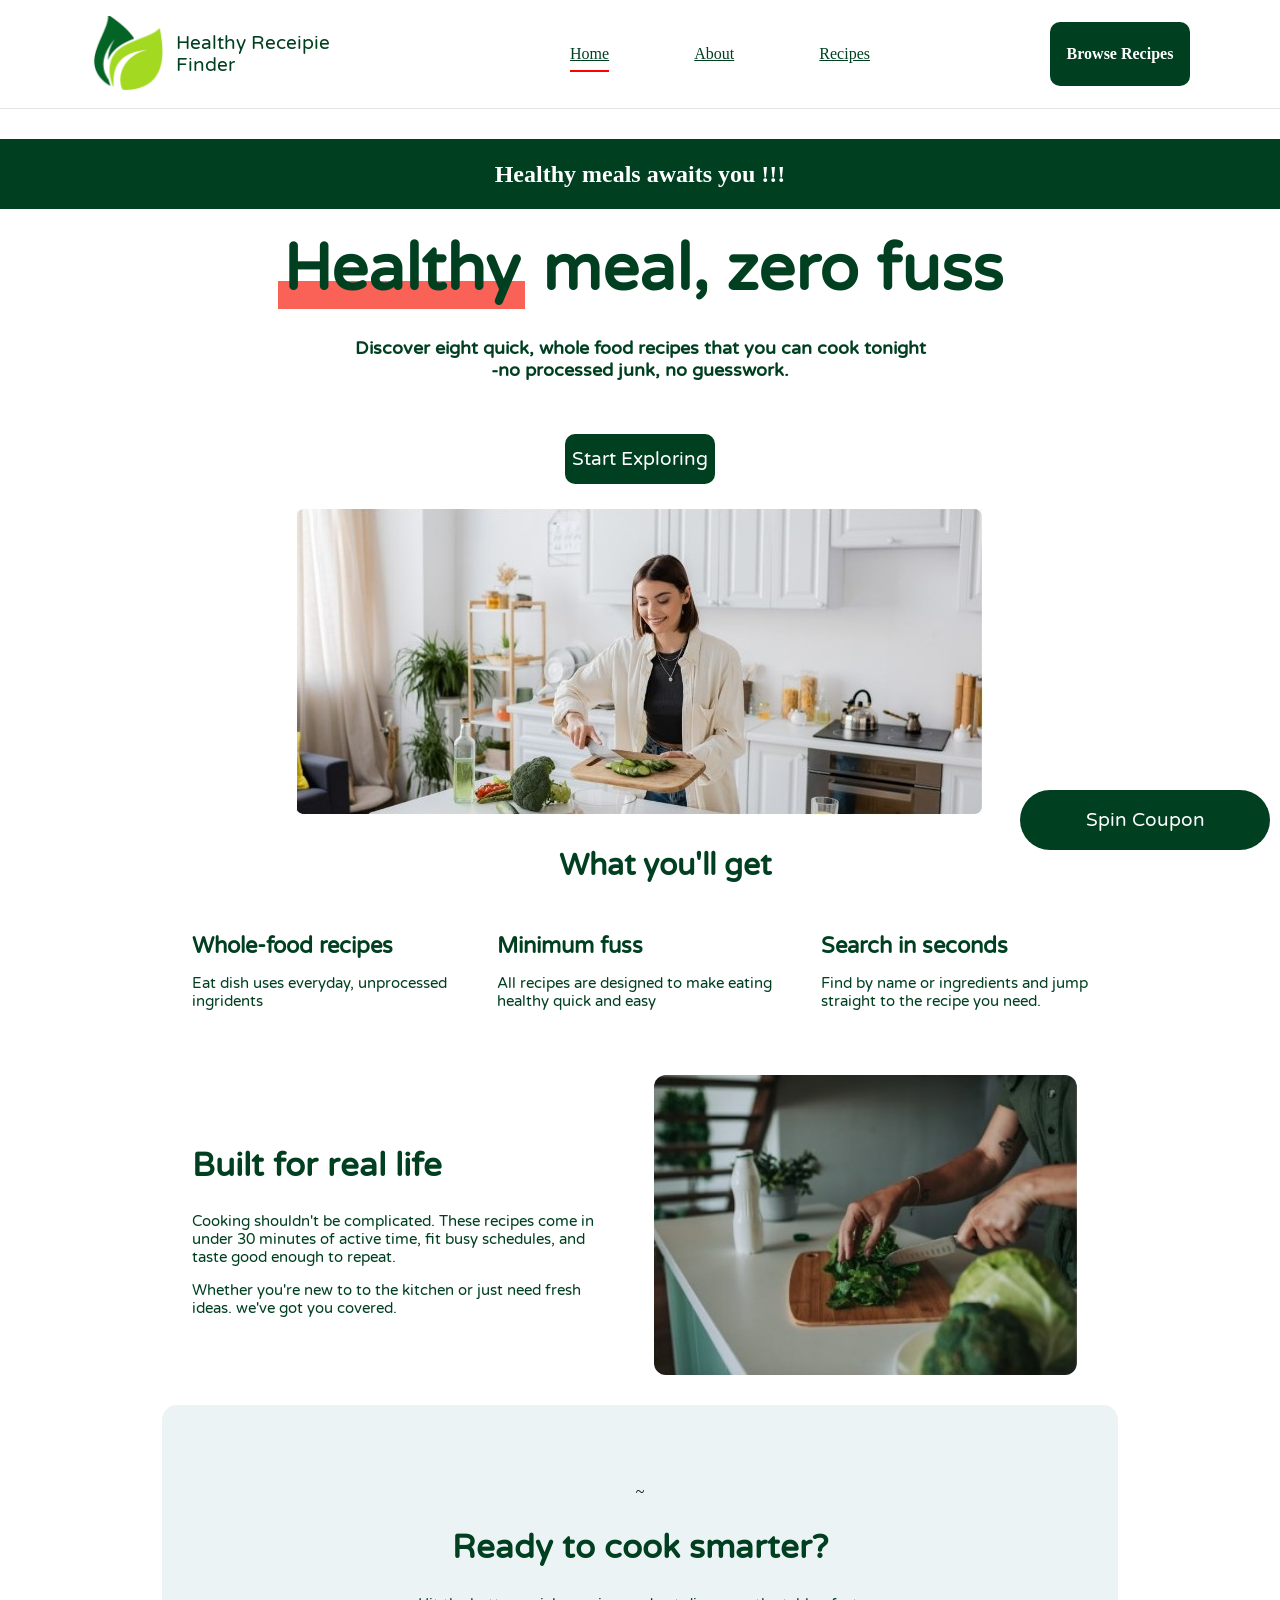
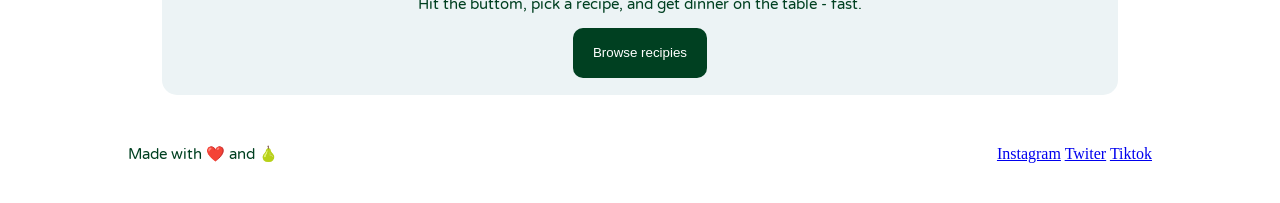
<file: index.html>
<!DOCTYPE html>
<html lang="en">

<head>
    <meta charset="UTF-8">
    <meta name="viewport" content="width=device-width, initial-scale=1.0">
    <title>Healthy Receipie</title>
    <meta name="descritpion" content="Your one stop 
    shop to finding the best healthy recipe for 
    maximum health and productivity" />
    <link rel="stylesheet" href="styles.css">

    <link rel="preconnect" href="https://fonts.googleapis.com">
    <link rel="preconnect" href="https://fonts.gstatic.com" crossorigin>
    <link
        href="https://fonts.googleapis.com/css2?family=Nunito:ital,wght@0,200..1000;1,200..1000&family=Varela+Round&display=swap"
        rel="stylesheet">
    <link rel="stylesheet"
        href="https://fonts.googleapis.com/css2?family=Material+Symbols+Outlined:opsz,wght,FILL,GRAD@20..48,100..700,0..1,-50..200&icon_names=menu"/>
</head>

<body>
    <div class="header-container">
    <header>
        <div class="logo">
            <img src="./images/leaf logo.png" alt="">

            <h3>
                Healthy Receipie Finder
            </h3>
        </div>
        <nav>
            <ul>
                <li>
                     <a href="index.html" class="active">Home</a>
                     </li>
              

                <a href="index.html#about">
                    <li>About</li>
                </a>

                <a href="recipes.html">
                    <li>Recipes</li>
                </a>
            </ul>
        </nav>
        <div class="button">
            <h4>
                Browse Recipes
            </h4>



        </div>

        <span class="material-symbols-outlined menu">
            menu
        </span>

        
    </header>

  
    </div>

    <div class="spin-coupon-box">
        <h3>
            Spin Coupon
        </h3>
    </div>

    <div class="important-message">
        <h2>
            Healthy meals awaits you !!! 
        </h2>
    </div>

    <!-- <div class="box1"></div>
    <div class="box2">
        <div class="child-box one"></div>
        <div class="child-box two"></div>
        <div class="child-box three"></div>
    </div>
    <div class="box3"></div> -->

    <div class="headline-message">
        <h1><span
        class="heading-highlight">Healthy</span> meal, zero fuss
        </h1>
      
    </div>

    <div class="order">
          <h2 class="other"> Discover eight quick, whole food recipes that you can cook tonight<br>
            -no processed junk, no guesswork.
        </h2>
    </div>

    <div class="button-inside">
    <div class="button-container">
        <h3>Start Exploring</h3>
    </div>
    </div>

    <div class="kitchen-hero">
        <img src="./images/kitchen hero.jpg" alt="">
    </div>

    <div class="another-message">
        <h2 class="message">
            What you'll get
        </h2>
    </div>

    <div class="benefits-container">
     <div class="benefit">
        <h2>Whole-food recipes</h2>
        <p>Eat dish uses everyday, unprocessed <br> ingridents </p>
    </div>

    <div class="benefit">
        <h2>Minimum fuss</h2>
        <p>All recipes are designed to make eating <br> healthy quick and easy</p>
    </div>

    <div class="benefit">
        <h2>Search in seconds</h2>
        <p>Find by name or ingredients and jump <br> straight to the recipe you need.</p>
    </div>
    </div>

    <div class="real-life">
        <div class="real-life-text">
            <h2>
                Built for real life
            </h2>
            <p>
                Cooking shouldn't be complicated. These recipes come in <br>
                under 30 minutes of active time, fit busy schedules, and <br>
                taste good enough to repeat. <br>
            </p>

            <p>
                Whether you're new to to the kitchen or just need fresh <br>
                ideas. we've got you covered.
            </p>
        </div>
        <div class="real-life-image">
            <img src="./images/vegetable.png"alt="">
        </div>
    </div>

    <div class="cook-section">
        <div class="left-decoration">
            ~
        </div>
        <div class="cook-content">
            <h2> Ready to cook smarter?
            </h2>
            <p>Hit the buttom, pick a recipe, and get dinner on the table - fast.</p>
            <button>Browse recipies</button>
        </div>
        
    </div>

        <!-- <div class="random"></div>-->

    <footer class="main-footer"> 
    
        <p>Made with ❤️ and 🍐</p>

        <div class="social-links">
        <a href="#">Instagram</a>
        <a href="#">Twiter</a>
        <a href="#">Tiktok</a>
    </div>
    </footer>

    

</body>

</html>
</file>
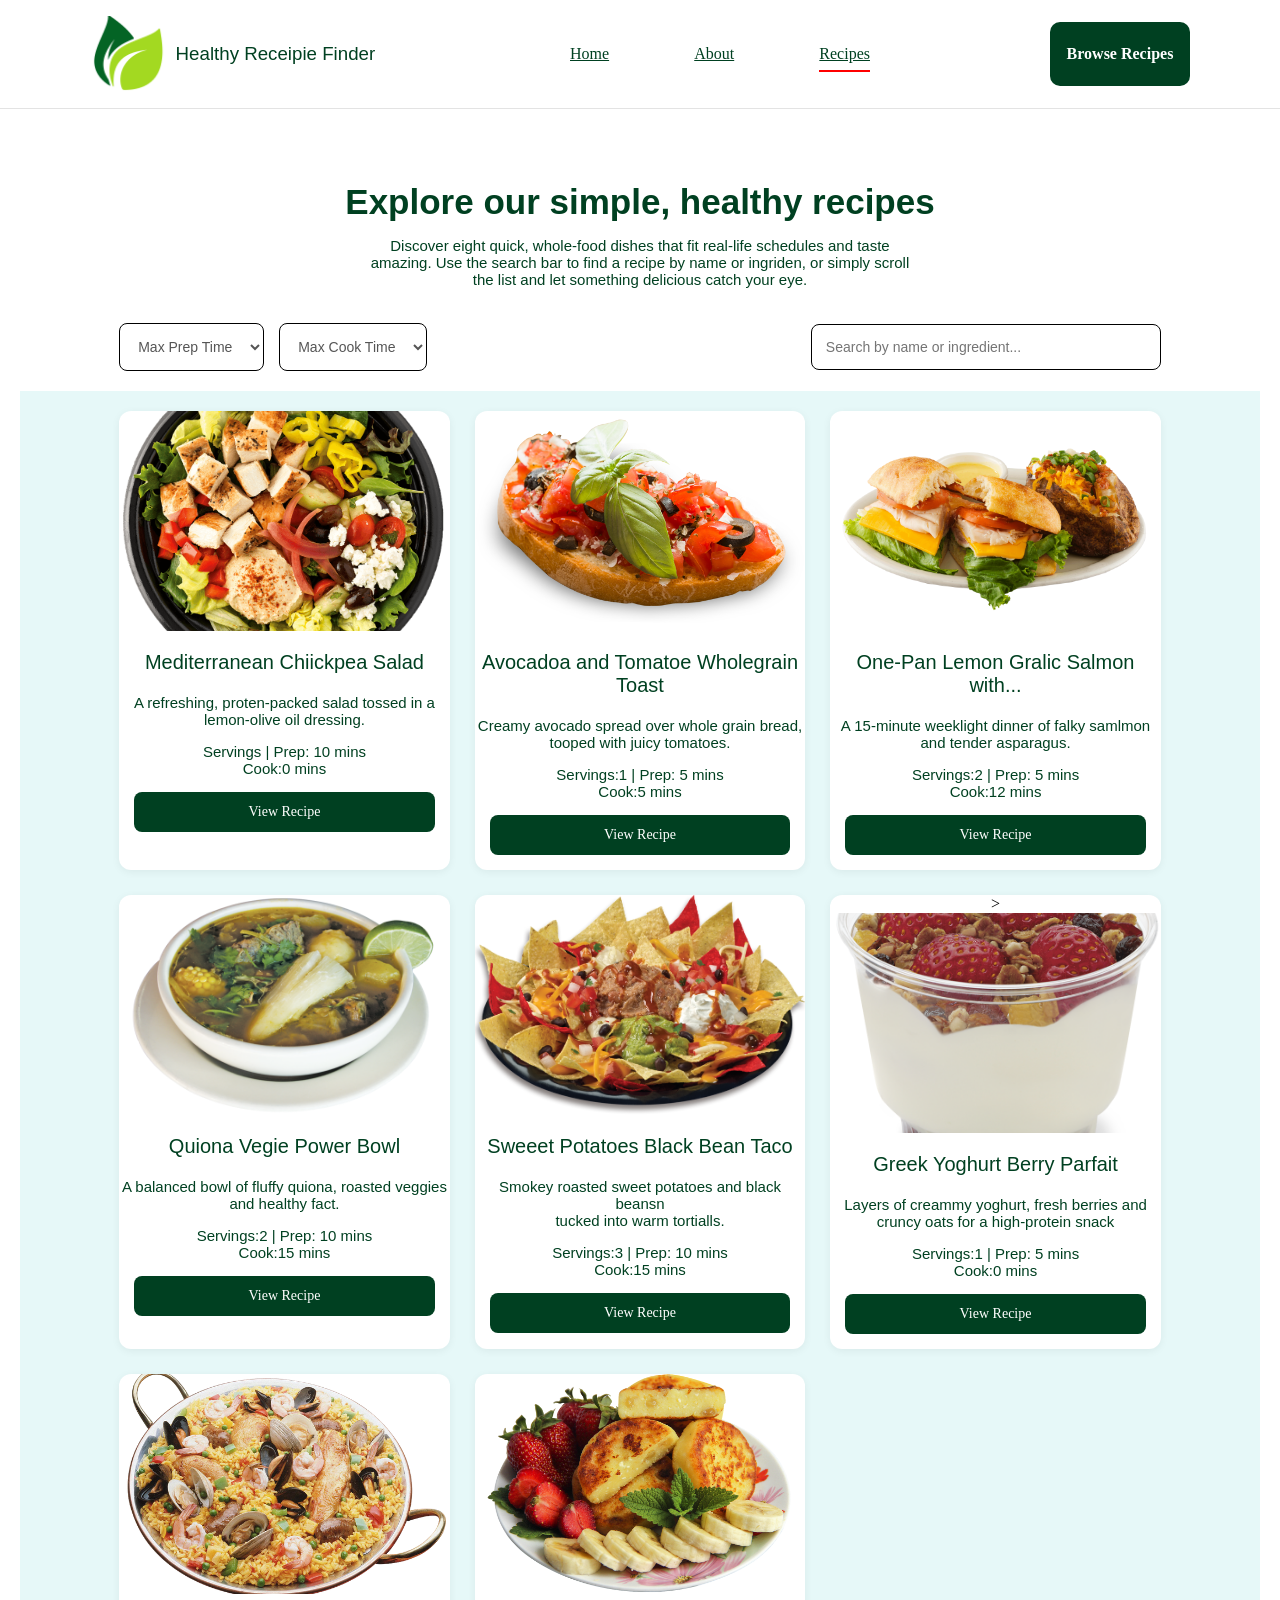
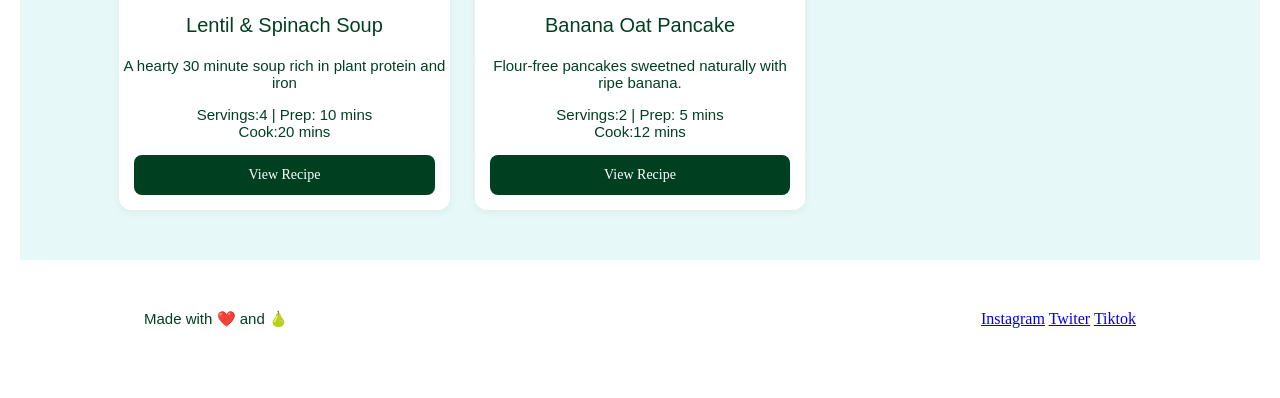
<file: recipes.html>
<!DOCTYPE html>
<html lang="en">
<head>
    <meta charset="UTF-8">
    <meta name="viewport" content="width=device-width, initial-scale=1.0">
    <title>Healthy Recipe Finder</title>
    <link rel="stylesheet" href="styles.css">
</head>
<body>
        <div class="header-container">
    <header>
        <div class="logo">
            <img src="./images/leaf logo.png" alt="">

            <h3>
                Healthy Receipie Finder
            </h3>
        </div>
        <nav>
            <ul>
                <li>
                    <a
                 href="index.html">Home</a>
                </li>

                <li>
                <a
                href="index.html#about"> About</a>
                </li>

                <li>
                    <a href="recipes.html"
                class="active">Recipes</a>
                   </li>
            </ul>
        </nav>
        <div class="button">
            <h4>
                Browse Recipes
            </h4>



        </div>
    </header>
    </div>


     <div class="recipes-heading">
        <h1>Explore our simple, healthy recipes</h1>
         <p>
            Discover eight quick, whole-food dishes that fit real-life schedules and taste<br>
            amazing. Use the search bar to find a recipe by name or ingriden, or simply scroll<br>
            the list and let something delicious catch your eye.
        </p>
    <div class="recipe-filters">

    <div class="filter-options">
        <select>
            <option value="">Max Prep Time</option>
            <option value="10">10 minutes</option>
            <option value="20">20 minutes</option>
            <option value="30">30 minutes</option>
        </select>

        <select>
            <option value="">Max Cook Time</option>
            <option value="10">10 minutes</option>
            <option value="20">20 minutes</option>
            <option value="30">30 minutes</option>
        </select>
    </div>
     <input type="text" placeholder="Search by name or ingredient..." class="search-bar">
    </div>

    <div class="recipe-grid">
        <div class="recipe-card">
            <img src="./images/cheakpea salad.png" alt="">
            <h3>Mediterranean Chiickpea Salad</h3>
            <p>A refreshing, proten-packed salad tossed in a<br>lemon-olive oil dressing.</p>
            <p>Servings | Prep: 10 mins<br>
            Cook:0 mins</p>
            <a href="#" class="view-recipe">View Recipe</a>
        </div>
        <div class="recipe-card">
            <img src="./images/acocado toast.png" alt="">
            <h3>Avocadoa and Tomatoe Wholegrain Toast</h3>
            <p>Creamy avocado spread over whole grain bread,<br> tooped with juicy tomatoes.</p>
            <p>Servings:1 | Prep: 5 mins<br>
            Cook:5 mins</p>
            <a href="#" class="view-recipe">View Recipe</a>
        </div>
        <div class="recipe-card">
            <img src="./images/lemon garlic.png" alt="">
             <h3>One-Pan Lemon Gralic Salmon with...</h3>
            <p>A 15-minute weeklight dinner of falky samlmon<br>and tender asparagus.</p>
            <p>Servings:2 | Prep: 5 mins<br>
            Cook:12 mins</p>
            <a href="#" class="view-recipe">View Recipe</a>
        </div>
        <div class="recipe-card">
            <img src="./images/vegie bowl.png" alt="">
             <h3>Quiona Vegie Power Bowl</h3>
            <p>A balanced bowl of fluffy quiona, roasted veggies<br>and healthy fact.</p>
            <p>Servings:2 | Prep: 10 mins<br>
            Cook:15 mins</p>
            <a href="#" class="view-recipe">View Recipe</a>
        </div>

        <div class="recipe-card">
            <img src="./images/potatoe taco.png" alt="">
             <h3>Sweeet Potatoes Black Bean Taco</h3>
            <p>Smokey roasted sweet potatoes and black beansn<br>tucked into warm tortialls.</p>
            <p>Servings:3 | Prep: 10 mins<br>
            Cook:15 mins</p>
            <a href="#" class="view-recipe">View Recipe</a>
        </div>
        <div class="recipe-card">
            ><img src="./images/yoghurt parfait.png" alt="">
             <h3>Greek Yoghurt Berry Parfait</h3>
            <p>Layers of creammy yoghurt, fresh berries and<br>cruncy oats for a high-protein snack</p>
            <p>Servings:1 | Prep: 5 mins<br>
            Cook:0 mins</p>
            <a href="#" class="view-recipe">View Recipe</a>
        </div>
        <div class="recipe-card">
            <img src="./images/spanish soup.png" alt="">
             <h3>Lentil & Spinach Soup</h3>
            <p>A hearty 30 minute soup rich in plant protein and<br>iron</p>
            <p>Servings:4 | Prep: 10 mins<br>
            Cook:20 mins</p>
            <a href="#" class="view-recipe">View Recipe</a>
        </div>
        <div class="recipe-card">
            <img src="./images/bana pancake.png" alt="">
             <h3>Banana Oat Pancake</h3>
            <p>Flour-free pancakes sweetned naturally with<br>ripe banana.</p>
            <p>Servings:2 | Prep: 5 mins<br>
            Cook:12 mins</p>
            <a href="#" class="view-recipe">View Recipe</a>
        </div>
    </div>

    <footer class="main-footer"> 
    
        <p>Made with ❤️ and 🍐</p>

        <div class="social-links">
        <a href="#">Instagram</a>
        <a href="#">Twiter</a>
        <a href="#">Tiktok</a>
    </div>
    </footer>
</body>
   
</html>
</file>
<file: styles.css>
body {
    margin: 0;

}

.header-container {
    width: 100%;
    border-bottom: 1px solid rgba(0, 0, 0, 0.108);
    display: flex;
    justify-content: center;

}

header {
    width: 100%;
    height: 12vh;
    /*background-color: red;*/
    display: flex;
    justify-content: space-around;
    align-items: center;
    color: rgb(0, 64, 33);
    position: sticky;

}

.logo {
    height: 70%;
    width: 300px;
    /* background-color: green;*/
    display: flex;
    align-items: center;
    gap: 10px;
}

h3 {
    font-family: "Varela Round", sans-serif;
    font-weight: 400;
    font-style: normal;
}

.logo img {
    height: 100%
}

nav {
    height: 70%;
    width: 300px;
    /* background-color: green; */
    display: flex;
    align-items: center;
}


ul {
    /* border: 1px solid  black; */
    width: 100%;
    margin: 0;
    padding: 0;
    display: flex;
    justify-content: space-between;
}

li {
    list-style: none;
}

nav a {
    color: rgb(0, 64, 33);
}

.button {
    height: 60%;
    width: 140px;
    background-color: rgb(0, 64, 33);
    border-radius: 10px;
    display: flex;
    align-items: center;
    justify-content: center;
    color: white;
}

.menu.material-symbols-outlined {
    display: none;
}

.spin-coupon-box {
    height: 60px;
    width: 250px;
    background-color: rgb(0, 64, 33);
    color: white;
    display: flex;
    justify-content: center;
    align-items: center;
    border-radius: 40px;
    position: fixed;
    right: 10px;
    bottom: 50px;
}

.important-message {
    margin-top: 30px;
    height: 70px;
    width: 100%;
    background-color: rgb(0, 64, 33);
    color: white;
    display: flex;
    justify-content: center;
    align-items: center;
    position: sticky;
    top: 0;
    z-index: 10;
}



.headline-message {
    margin-top: 20px;
    height: 80px;
    width: 100%;
    /* background-color: rgb(0, 64, 33 ); */
    display: flex;
    justify-content: center;
    align-items: center;
}

h1 {
    font-family: "Varela Round", sans-serif;
    font-weight: 0;
    font-style: normal;
    font-size: 65px;
    color: rgb(0, 64, 33);
}

.order {
    margin: 200;
    height: 100px;
    width: 100%;
    /* background-color: green; */
    display: flex;
    justify-content: center;
    align-items: center;
    text-align: center;
}

.order {
    font-family: "Varela Round", sans-serif;
    font-weight: 20;
    font-style: normal;
    font-size: 12px;
    color: rgb(0, 64, 33);
}

.button-container {
    height: 50px;
    width: 150px;
    background-color: rgb(0, 64, 33);
    border-radius: 10px;
    display: flex;
    justify-content: center;
    align-items: center;
    text-align: center;
}

.button-inside {
    margin: 0px;
    height: 100px;
    width: 100%;
    /* background-color: red; */
    display: flex;
    justify-content: center;
    align-items: center;
    color: white;
}

.kitchen-hero {
    display: flex;
    justify-content: center;
    align-items: center;
}

.another-message {
    margin: 25px;
    height: 50px;
    width: 100%;
    /* background-color: green; */
    display: flex;
    justify-content: center;
    align-items: center;
}

.another-message {
    font-family: "Varela Round", sans-serif;
    font-weight: 0;
    font-style: normal;
    font-size: 20px;
    color: rgb(0, 64, 33);
}


.benefits-container {
    width: 70%;
    margin: 0 auto;
    /* background-color: red; */
    display: flex;
    justify-content: space-between;
    gap: 10px
}

.benefit h2 {
    font-family: "Varela Round", sans-serif;
    font-weight: 0;
    font-style: normal;
    font-size: 22px;
    color: rgb(0, 64, 33);
    margin-bottom: 5px;
}

.benefit p {
    font-family: "Varela Round", sans-serif;
    font-weight: 0;
    font-style: normal;
    font-size: 15px;
    color: rgb(0, 64, 33);
}

.real-life {
    width: 70%;
    margin: 0 auto;
    /* background-color: red; */
    display: flex;
    gap: 60px;
    align-items: center;
    margin-top: 50px;
}

.real-life-text h2 {
    font-family: "Varela Round", sans-serif;
    font-weight: 0;
    font-style: normal;
    font-size: 33px;
    color: rgb(0, 64, 33);
}

.real-life-text p {
    font-family: "Varela Round", sans-serif;
    font-weight: 0;
    font-style: normal;
    font-size: 15px;
    color: rgb(0, 64, 33);
}

.real-life-image img {
    width: 100%;
    height: 300px;
    border-radius: 12px;
    display: block;

}

.cook-section {
    height: 170px;
    width: 70%;
    margin: 0 auto;
    padding: 90px 30px 30px;
    background-color: #ecf3f5;
    display: flex;
    border-radius: 15px;
    justify-content: center;
    flex-direction: column;
    text-align: center;
    align-items: center;
    margin-top: 30px;
}

.cook-content h2 {
    font-family: "Varela Round", sans-serif;
    font-weight: 0;
    font-style: normal;
    font-size: 33px;
    color: rgb(0, 64, 33);
}

.cook-content p {
    font-family: "Varela Round", sans-serif;
    font-weight: 0;
    font-style: normal;
    font-size: 15px;
    color: rgb(0, 64, 33);
}

.cook-content button {
    height: 50px;
    width: 30%;
    border: none;
    background-color: rgb(0, 64, 33);
    border-radius: 10px;
    color: white;
}

.main-footer {
    margin: 0 auto;
    width: 80%;
    /* background-color: green; */
    display: flex;
    justify-content: space-between;
    align-items: center;
    padding: 25px;
    margin-top: 10px;
}

.main-footer p {
    font-family: "Varela Round", sans-serif;
    font-weight: 0;
    font-style: normal;
    font-size: 15px;
    color: rgb(0, 64, 33);
}

.social-links {
    gap: 20px;
}

.recipes-heading {
    text-align: center;
    /* background-color: red; */
    padding: 50px 20px 30px;
}

.recipes-heading h1 {
    font-family: "Varela Round", sans-serif;
    font-weight: 0;
    font-style: normal;
    font-size: 35px;
    color: rgb(0, 64, 33);
    margin-bottom: 10px;
}

.recipes-heading p {
    font-family: "Varela Round", sans-serif;
    font-weight: 0;
    font-style: normal;
    font-size: 15px;
    color: rgb(0, 64, 33);

}

.recipe-filters {
    /* background-color: green; */
    display: flex;
    justify-content: space-between;
    align-items: center;
    gap: 20px;
    padding: 20px 8%;

}

.filter-options {
    display: flex;
    gap: 15px;
}

.recipe-filters select {
    padding: 14px;
    border: 1px solid black;
    background-color: white;
    font-size: 14px;
    color: #555;
    border-radius: 8px;
    min-height: 10px;
}

.search-bar {
    width: 350px;
    padding: 14px;
    border: 1px solid black;
    border-radius: 8px;
    background-color: white;
    box-sizing: border-box;
    font-size: 14px;
}

@media (max-width: 700px) {
    .recipe-filter {
        flex-direction: column;
        align-items: stretch;
        padding: 15px;
        flex-wrap: wrap;
    }

    .recipe-options {
        display: flex;
        flex-direction: column;
        gap: 12px;
    }

    .recipe-filters select,
    .search-bar {
        width: 100%;
        box-sizing: border-box;
    }


}

.recipe-grid {
    display: grid;
    grid-template-columns: repeat(3, minmax(0, 1fr));
    gap: 25px;
    padding: 20px 8% 50px;
    background-color: rgb(230, 248, 248);
}

.recipe-card {
    background-color: white;
    border-radius: 12px;
    overflow: hidden;
    box-shadow: 0 2px 8px rgba(0, 0, 0, 0.06);
}

.recipe-card img {
    display: block;
    width: block;
    width: 100%;
    height: 220px;
    object-fit: cover;
}

.recipe-card h3 {
    font-family: "Varela Round", sans-serif;
    font-weight: 0;
    font-style: normal;
    font-size: 20px;
    color: rgb(0, 64, 33);
}

.recipe-card p {
    font-family: "Varela Round", sans-serif;
    font-weight: 0;
    font-style: normal;
    font-size: 15px;
    color: rgb(0, 64, 33);
}

.recipe-card img {
    transition: transform 0.3s ease;
}

.recipe-card {
    cursor: pointer;
}

.recipe-card :hover img {
    transform: scale (1.05);
}

.view-recipe {
    display: block;
    margin: 15px;
    padding: 12px;
    text-align: center;
    text-decoration: none;
    background-color: rgb(0, 64, 33);
    color: white;
    border-radius: 8px;
    font-size: 14px;
    transition: background-color 0.3s ease;
}

.view-recipe :hover {
    background-color: #555;
}

@media (max-width: 800px) {
    .recipe-grid {
        grid-template-columns: repeat(2, minmax(0, 1fr));
    }
}

@media (max-width: 500px) {
    .recipe-grid {
        grid-template-columns: 1fr;
    }
}




nav ul li a.active {
    border-bottom: 2px solid red;
    padding-bottom: 8px;
}


/* .box1,.box2,.box3 {
    height: 400px;
    width: 400px;
    background-color: red;
}

.box2 {
    background-color: orange;
    position: relative;
}

.box3 {
    background-color: green;
   
}

.child-box {
    height: 100px;
    width: 100px;
    background-color: aqua;
    border-radius: 100%;
    position: absolute;
}

.one {
    z-index: 2;
}

.two {
    background-color: red;
    position: absolute;
    left: 50px;
    top: 40px;
    z-index: 1;
}

.three {
    background-color: blue;
    position: absolute;
    left: 110px;
    bottom: 200px;
     */
/* } */



/*.random {
    height: 300vh;
    width: 40%;
    background-color: yellow;
 } */


/*################# TABLET ###########*/

@media (max-width:600px) {
    header {
        padding: 18px 4%;
        justify-content: space-between;

    }

    .logo img {
        width: 100px;
    }

    nav ul {
        gap: 20px;
    }

    nav ul,
    li,
    a {
        font-size: 15px;
    }

    .menu {
        margin-right: 20px;
    }

    nav,
    .button {
        display: none;
    }

    .menu.material-symbols-outlined {
        display: block;
    }
}

@media screen and (max-width:600px) {
    header {
        display: flex;
        flex-direction: row;
        justify-content: space-between;
        gap: 10px;
        padding: 15px 5%;
        box-sizing: border-box;
    }

    .logo img {
        width: 90px;
    }

    nav ul {
        justify-content: center;
        flex-wrap: wrap;
        gap: 20px;
        padding: 0;
    }

    nav ul li a {
        font-size: 14px;
    }
}

@media screen and (max-width:600px) {
    .headline-message {
        font-size: 38px;
        line-height: 1.15;
        text-align: left;
        margin: 35px 20px 20px;
        max-width: 100%;
        overflow-wrap: break-word;
    }

    .order {
        width: auto;
        margin: 0 20px;
        padding: 0;
        box-sizing: border-box;
        text-align: left;
    }

    .order .other {
        font-size: 16px;
        line-height: 1.6;
        margin: 0;
    }

    .button-inside {
        width: auto;
        margin: 25px 20px;
        text-align: left;
    }

    .button-container {
        width: fit-content;
        max-width: 100%;
        margin: 0;
        box-sizing: border-box;
    }

    .button-container h3 {
        font-size: 18px;
        line-height: 1.4;
        margin: 0;
    }

    .kitchen-hero {
        width: 100%;
        margin-top: 25px;
    }

    .kitchen-hero img {
        display: block;
        width: 100%;
        max-width: 100%;
        height: auto
    }


}

@media screen and (max-width: 600px) {
    .another-message {
        width: 100%;
        padding: 25px 20px;
        box-sizing: border-box;
    }

    .another-message .message {
        font-size: 28px;
        line-height: 1.3;
        margin: 0;
        overflow-wrap: break-word;
    }
    .benefits-container {
        display: grid;
        grid-template-columns: minmax(0, 1fr);
        gap: 25px;
        width: 100%;
        padding: 25px 20px;
        box-sizing: border-box;
    }
    .benefit {
        width: 100%;
        min-width: 0;
        box-sizing: border-box;
    }
    .benefit h2 {
        font-size: 22px;
        line-height: 1.3;
        margin-top: 10px;
    }
    .benefit p {
        font-size: 16px;
        line-height: 1.6;
        overflow-wrap: break-word;
    }
    .real-life{
        display: flex;
        flex-direction: column;
        gap: 20px;
        padding: 30px 20px;
    }
    .real-life-text {
        order: 1;
        width: 100%;
        max-width: 100%;
        box-sizing: border-box;
    }
    .real-life-text h2 {
        font-size: 28px;
        line-height: 1.25;
        overflow-wrap: break-word;
    }
    .real-life-image {
        order: 2;
        width: 100%;
    }
    .real-life-image img {
        width: 100%;
        height: auto;
        display: block;
    }
    .cook-section {
        display: flex;
        flex-direction: column;
        padding: 30px 20px;
        gap: 20px;
    }
    .left-decoration {
        width: 100;
    }
    .cook-content {
        width: 100%;
        text-align: center;
    }
    .cook-content h2 {
        font-size: 25px;
        line-height: 1.4;
    }
    .cook-content p {
        font-size: 15px;
        line-height: 1.7;
    }
    .cook-content img {
        max-width: 100%;
        height: auto;
    }
}

.heading-highlight {
    background: linear-gradient(transparent 65%, rgba(248, 65, 52, 0.829) 65%);
    padding: 0 5px;
    box-decoration-break: clone;
    -webkit-box-decoration-break: clone;
}
</file>
